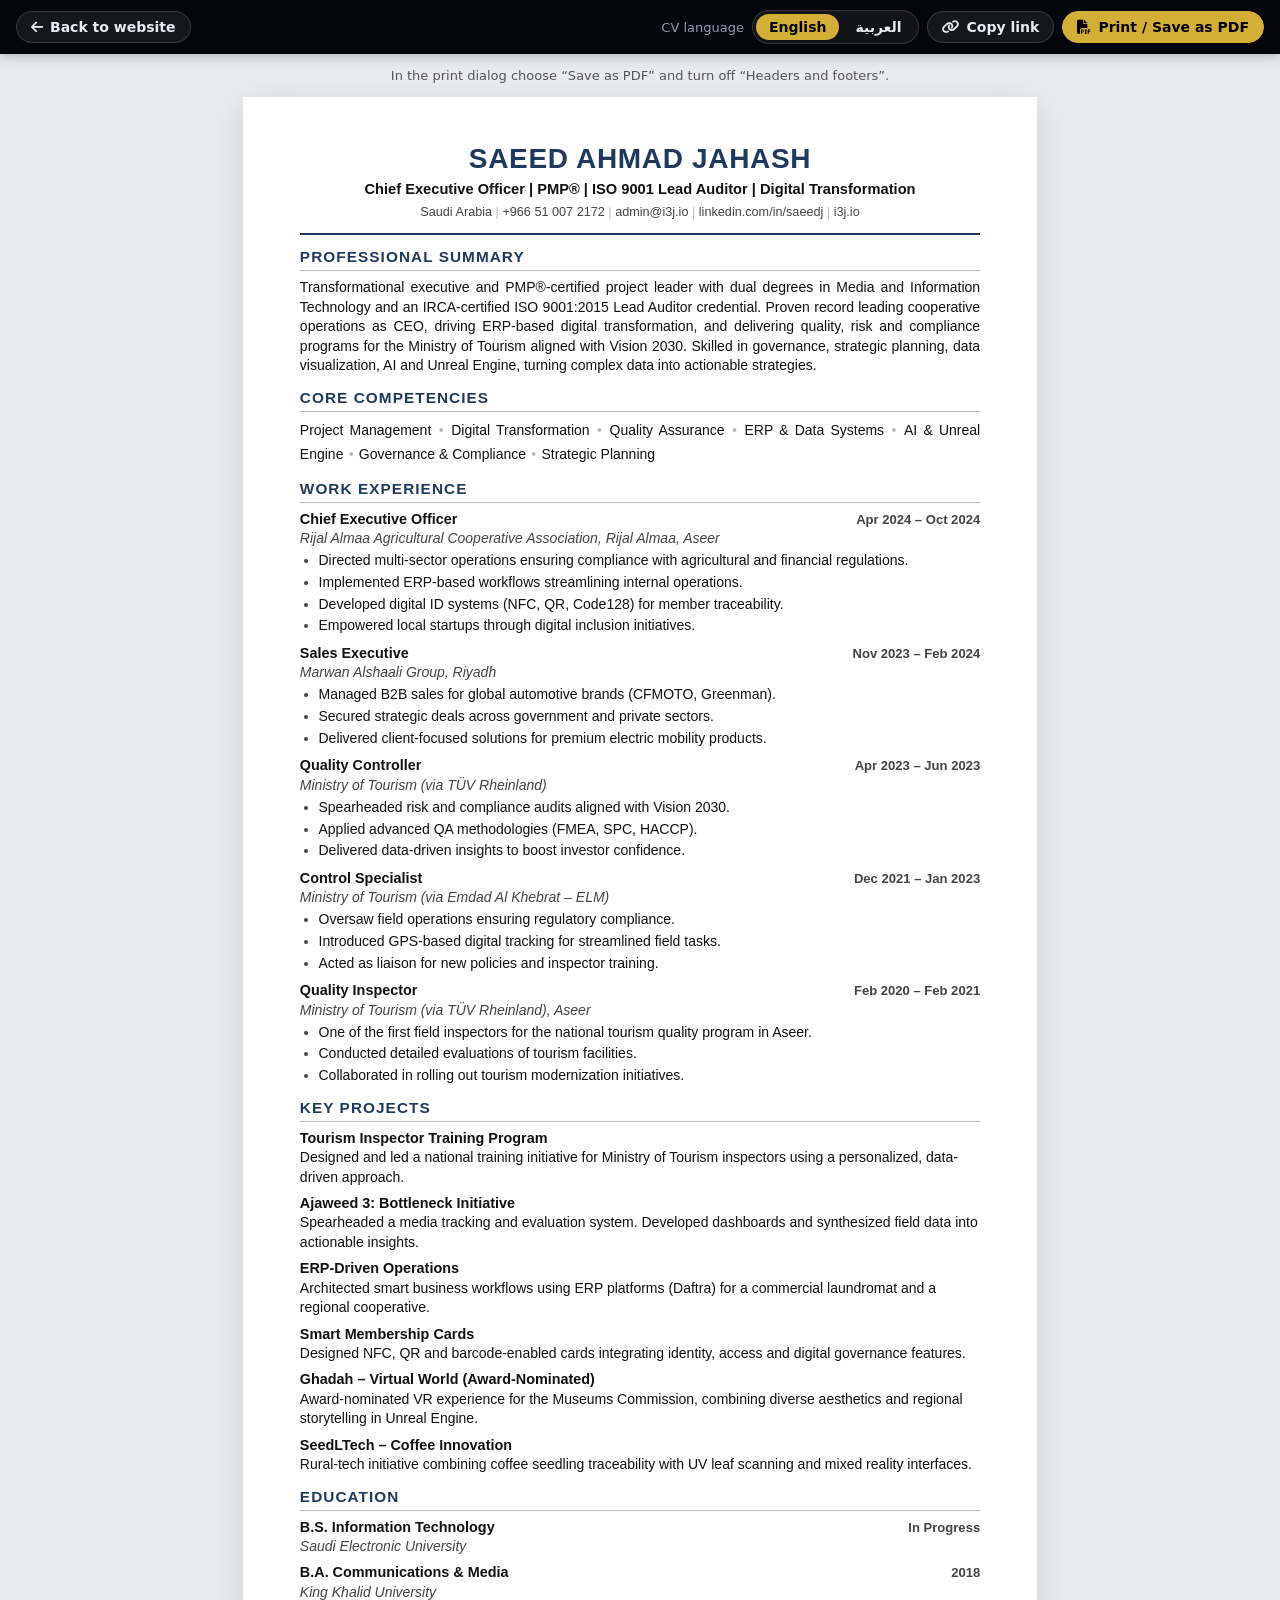
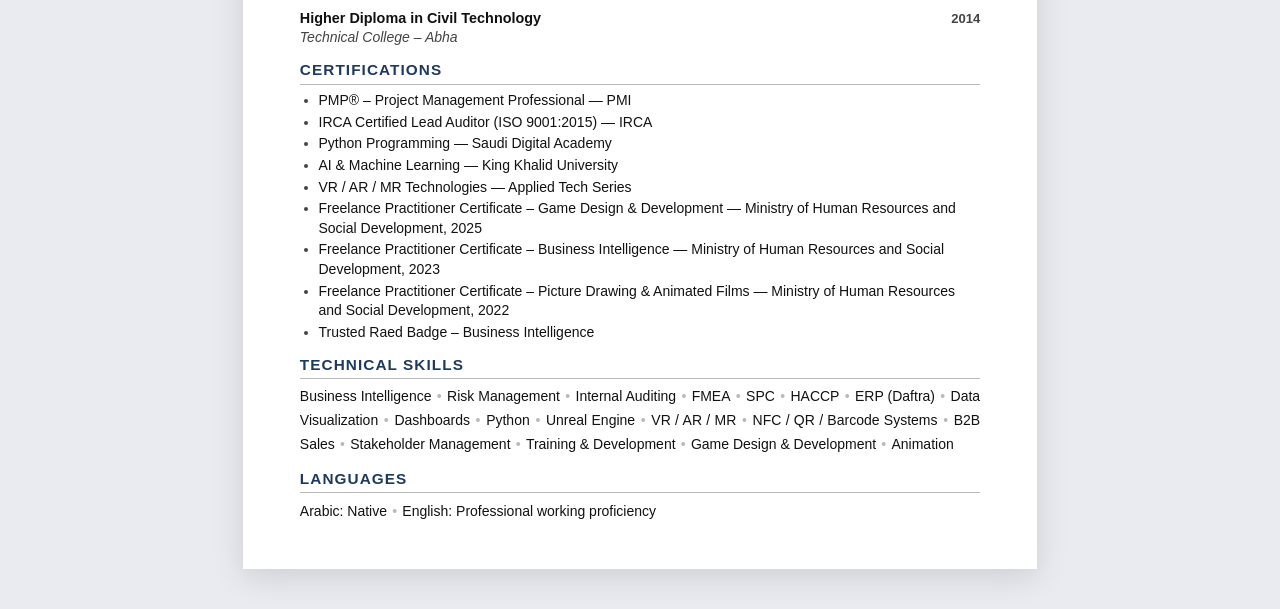
<file: cv.html>
<!DOCTYPE html>
<html lang="en" dir="ltr">
<head>
    <meta charset="UTF-8">
    <meta name="viewport" content="width=device-width, initial-scale=1.0">
    <title>Saeed-Ahmad-Jahash-CV</title>
    <meta name="description" content="ATS-friendly CV of Saeed Ahmad Jahash in English and Arabic — السيرة الذاتية لسعيد أحمد جهاش بالعربية والإنجليزية.">
    <meta name="theme-color" content="#05050c">
    <link rel="icon" href="favicon.svg" type="image/svg+xml">
    <link rel="icon" href="favicon-32.png" type="image/png" sizes="32x32">
    <link rel="apple-touch-icon" href="apple-touch-icon.png">
    <meta property="og:type" content="website">
    <meta property="og:site_name" content="i3j.io">
    <meta property="og:url" content="https://i3j.io/cv.html">
    <meta property="og:title" content="CV – Saeed Ahmad Jahash | السيرة الذاتية – سعيد أحمد جهاش">
    <meta property="og:description" content="ATS-friendly CV in English and Arabic — السيرة الذاتية بالعربية والإنجليزية">
    <meta property="og:image" content="https://i3j.io/og-image.jpg">
    <meta property="og:image:type" content="image/jpeg">
    <meta property="og:image:width" content="1200">
    <meta property="og:image:height" content="630">
    <meta name="twitter:card" content="summary_large_image">
    <meta name="twitter:image" content="https://i3j.io/og-image.jpg">
    <link rel="canonical" href="https://i3j.io/cv.html">
    <link rel="stylesheet" href="https://cdnjs.cloudflare.com/ajax/libs/font-awesome/6.4.0/css/all.min.css">
    <link rel="stylesheet" href="css/cv.css">
    <style>
        :root { color-scheme: light; }
        * { box-sizing: border-box; }
        body {
            margin: 0;
            background: #e9ebf0;
            font-family: system-ui, -apple-system, 'Segoe UI', Tahoma, Arial, sans-serif;
        }

        /* Toolbar (screen only) */
        .cv-toolbar {
            position: sticky;
            top: 0;
            z-index: 10;
            display: flex;
            flex-wrap: wrap;
            align-items: center;
            justify-content: space-between;
            gap: 10px;
            padding: 10px 16px;
            background: #05050c;
            color: #eaeaf4;
            box-shadow: 0 2px 12px rgba(0,0,0,0.25);
        }
        .cv-toolbar-group { display: flex; align-items: center; gap: 8px; flex-wrap: wrap; }
        .cv-toolbar a, .cv-toolbar button {
            display: inline-flex;
            align-items: center;
            gap: 7px;
            font: inherit;
            font-size: 14px;
            font-weight: 600;
            color: inherit;
            text-decoration: none;
            background: rgba(255,255,255,0.07);
            border: 1px solid rgba(255,255,255,0.14);
            border-radius: 999px;
            padding: 7px 14px;
            cursor: pointer;
            transition: background .2s, border-color .2s, color .2s;
        }
        .cv-toolbar a:hover, .cv-toolbar button:hover { border-color: #d4af37; }
        .cv-toolbar button:focus-visible, .cv-toolbar a:focus-visible { outline: 2px solid #d4af37; outline-offset: 2px; }
        .cv-toolbar .primary { background: #d4af37; border-color: #d4af37; color: #000; }
        .cv-toolbar .primary:hover { background: #f0cc55; }
        .cv-lang-switch { display: inline-flex; padding: 3px; gap: 3px; border-radius: 999px; background: rgba(255,255,255,0.06); border: 1px solid rgba(255,255,255,0.14); }
        .cv-lang-switch button { border: none; background: transparent; padding: 5px 13px; }
        .cv-lang-switch button.active { background: #d4af37; color: #000; }
        html[dir="rtl"] .flip-rtl { transform: scaleX(-1); }
        .cv-toolbar .copied { border-color: #4fc3f7; color: #4fc3f7; }
        .cv-lang-label { font-size: 13px; color: #9898b0; }

        .cv-hint {
            max-width: 210mm;
            margin: 14px auto 0;
            padding: 0 16px;
            font-size: 13px;
            color: #555;
            text-align: center;
        }

        /* A4 sheet preview */
        .cv-sheet {
            width: 210mm;
            max-width: calc(100% - 32px);
            min-height: 297mm;
            margin: 14px auto 40px;
            padding: 12mm 15mm;
            background: #fff;
            box-shadow: 0 8px 30px rgba(0,0,0,0.12);
        }

        @media (max-width: 640px) {
            .cv-sheet { min-height: 0; padding: 22px 18px; }
            .cv-toolbar { justify-content: center; }
            .cv-toolbar .label-optional { display: none; }
        }

        @media print {
            body { background: #fff; }
            .cv-toolbar, .cv-hint { display: none !important; }
            .cv-sheet { width: auto; max-width: none; min-height: 0; margin: 0; padding: 0; box-shadow: none; }
        }
    </style>
</head>
<body data-page="cv">

    <nav class="cv-toolbar" aria-label="CV tools">
        <div class="cv-toolbar-group">
            <a href="index.html"><i class="fas fa-arrow-left flip-rtl" aria-hidden="true"></i><span data-ui="cv.toolbar.back">Back to website</span></a>
        </div>
        <div class="cv-toolbar-group">
            <span class="cv-lang-label label-optional" data-ui="cv.toolbar.language">CV language</span>
            <div class="cv-lang-switch" role="group">
                <button type="button" class="cv-lang-btn" data-lang="en" lang="en">English</button>
                <button type="button" class="cv-lang-btn" data-lang="ar" lang="ar">العربية</button>
            </div>
            <button type="button" id="cvCopy"><i class="fas fa-link" aria-hidden="true"></i><span data-ui="cv.toolbar.copy">Copy link</span></button>
            <button type="button" id="cvPrint" class="primary"><i class="fas fa-file-pdf" aria-hidden="true"></i><span data-ui="cv.toolbar.print">Print / Save as PDF</span></button>
        </div>
    </nav>

    <p class="cv-hint" data-ui="cvMenu.hint">In the print dialog choose “Save as PDF” and turn off “Headers and footers”.</p>

    <main class="cv-sheet" id="cv"></main>

    <script src="data/ui.js"></script>
    <script src="js/core.js"></script>
    <script src="js/cv.js"></script>
</body>
</html>
</file>
<file: css/cv.css>
/* ════════════════════════════════════════════════════════════
   ATS CV STYLES
   Plain, single-column, black-on-white, system fonts.
   Shared by cv.html (screen + print) and index.html (print only).
════════════════════════════════════════════════════════════ */

@page {
    size: A4;
    margin: 12mm 15mm;
}

.cv {
    --cv-ink:    #111;
    --cv-muted:  #444;
    --cv-rule:   #b9b9b9;
    --cv-accent: #1f3a5f;

    color: var(--cv-ink);
    background: #fff;
    font-family: Calibri, Carlito, Arial, 'Helvetica Neue', Helvetica, sans-serif;
    font-size: 10.5pt;
    line-height: 1.4;
    text-align: start;
}
.cv[lang="ar"] {
    font-family: 'Segoe UI', Tahoma, Arial, 'Noto Sans Arabic', 'Cairo', sans-serif;
    font-size: 10pt;
    line-height: 1.5;
}
.cv[lang="ar"] .cv-section { margin-top: 8pt; }
.cv[lang="ar"] .cv-entry { margin-bottom: 5pt; }
.cv[lang="ar"] li { margin-bottom: 0.5pt; }

.cv * { margin: 0; padding: 0; box-sizing: border-box; }
.cv a { color: inherit; text-decoration: none; }

/* Header */
.cv-header {
    text-align: center;
    padding-bottom: 8pt;
    margin-bottom: 4pt;
    border-bottom: 1.5pt solid var(--cv-accent);
}
.cv-name {
    font-family: inherit;
    font-size: 21pt;
    font-weight: 700;
    letter-spacing: 0.5pt;
    line-height: 1.2;
    color: var(--cv-accent);
    text-transform: uppercase;
}
.cv[lang="ar"] .cv-name { letter-spacing: 0; text-transform: none; }
.cv-headline {
    font-size: 11pt;
    font-weight: 600;
    margin-top: 2pt;
}
.cv-contact {
    font-size: 9.5pt;
    color: var(--cv-muted);
    margin-top: 4pt;
}
.cv-contact a, .cv-contact span { unicode-bidi: isolate; }
.cv-sep { color: var(--cv-rule); }

/* Sections */
.cv-section { margin-top: 8.5pt; }
.cv-section > h2 {
    font-family: inherit;
    font-size: 11.5pt;
    font-weight: 700;
    color: var(--cv-accent);
    text-transform: uppercase;
    letter-spacing: 0.8pt;
    border-bottom: 0.75pt solid var(--cv-rule);
    padding-bottom: 2pt;
    margin-bottom: 5pt;
    break-after: avoid;
    page-break-after: avoid;
}
.cv[lang="ar"] .cv-section > h2 { letter-spacing: 0; text-transform: none; font-size: 12pt; }

.cv-section > p { text-align: justify; }
.cv[lang="ar"] .cv-section > p { text-align: start; }

.cv-inline { line-height: 1.7; }
.cv-inline .cv-sep { padding: 0 1pt; }

/* Entries (jobs, projects, education) */
.cv-entry { margin-bottom: 6pt; }
/* Long entries may split across pages, but a title never ends a page alone */
.cv-entry-head, .cv-org, .cv-entry h3 { break-after: avoid; page-break-after: avoid; }
.cv-entry-compact, .cv li { break-inside: avoid; page-break-inside: avoid; }
.cv-entry:last-child { margin-bottom: 0; }
.cv-entry-compact { margin-bottom: 5pt; }

.cv-entry-head {
    display: flex;
    justify-content: space-between;
    align-items: baseline;
    gap: 10pt;
}
.cv-entry h3 {
    font-family: inherit;
    font-size: 10.8pt;
    font-weight: 700;
    line-height: 1.35;
}
.cv-date {
    font-size: 9.8pt;
    font-weight: 600;
    color: var(--cv-muted);
    white-space: nowrap;
    flex-shrink: 0;
}
.cv-org {
    font-style: italic;
    color: var(--cv-muted);
}
.cv[lang="ar"] .cv-org { font-style: normal; }

.cv ul {
    list-style: disc;
    padding-inline-start: 14pt;
    margin-top: 2pt;
}
.cv li { margin-bottom: 1.5pt; }
.cv li::marker { color: var(--cv-muted); }

/* ── Hidden print root on the main website ── */
.cv-print-root { display: none; }

@media print {
    body.has-cv-print > *:not(.cv-print-root) { display: none !important; }
    body.has-cv-print {
        background: #fff !important;
        cursor: auto !important;
    }
    body.has-cv-print .cv-print-root { display: block !important; }

    .cv a[href]::after { content: none !important; }
    html, body { -webkit-print-color-adjust: exact; print-color-adjust: exact; }
}
</file>
